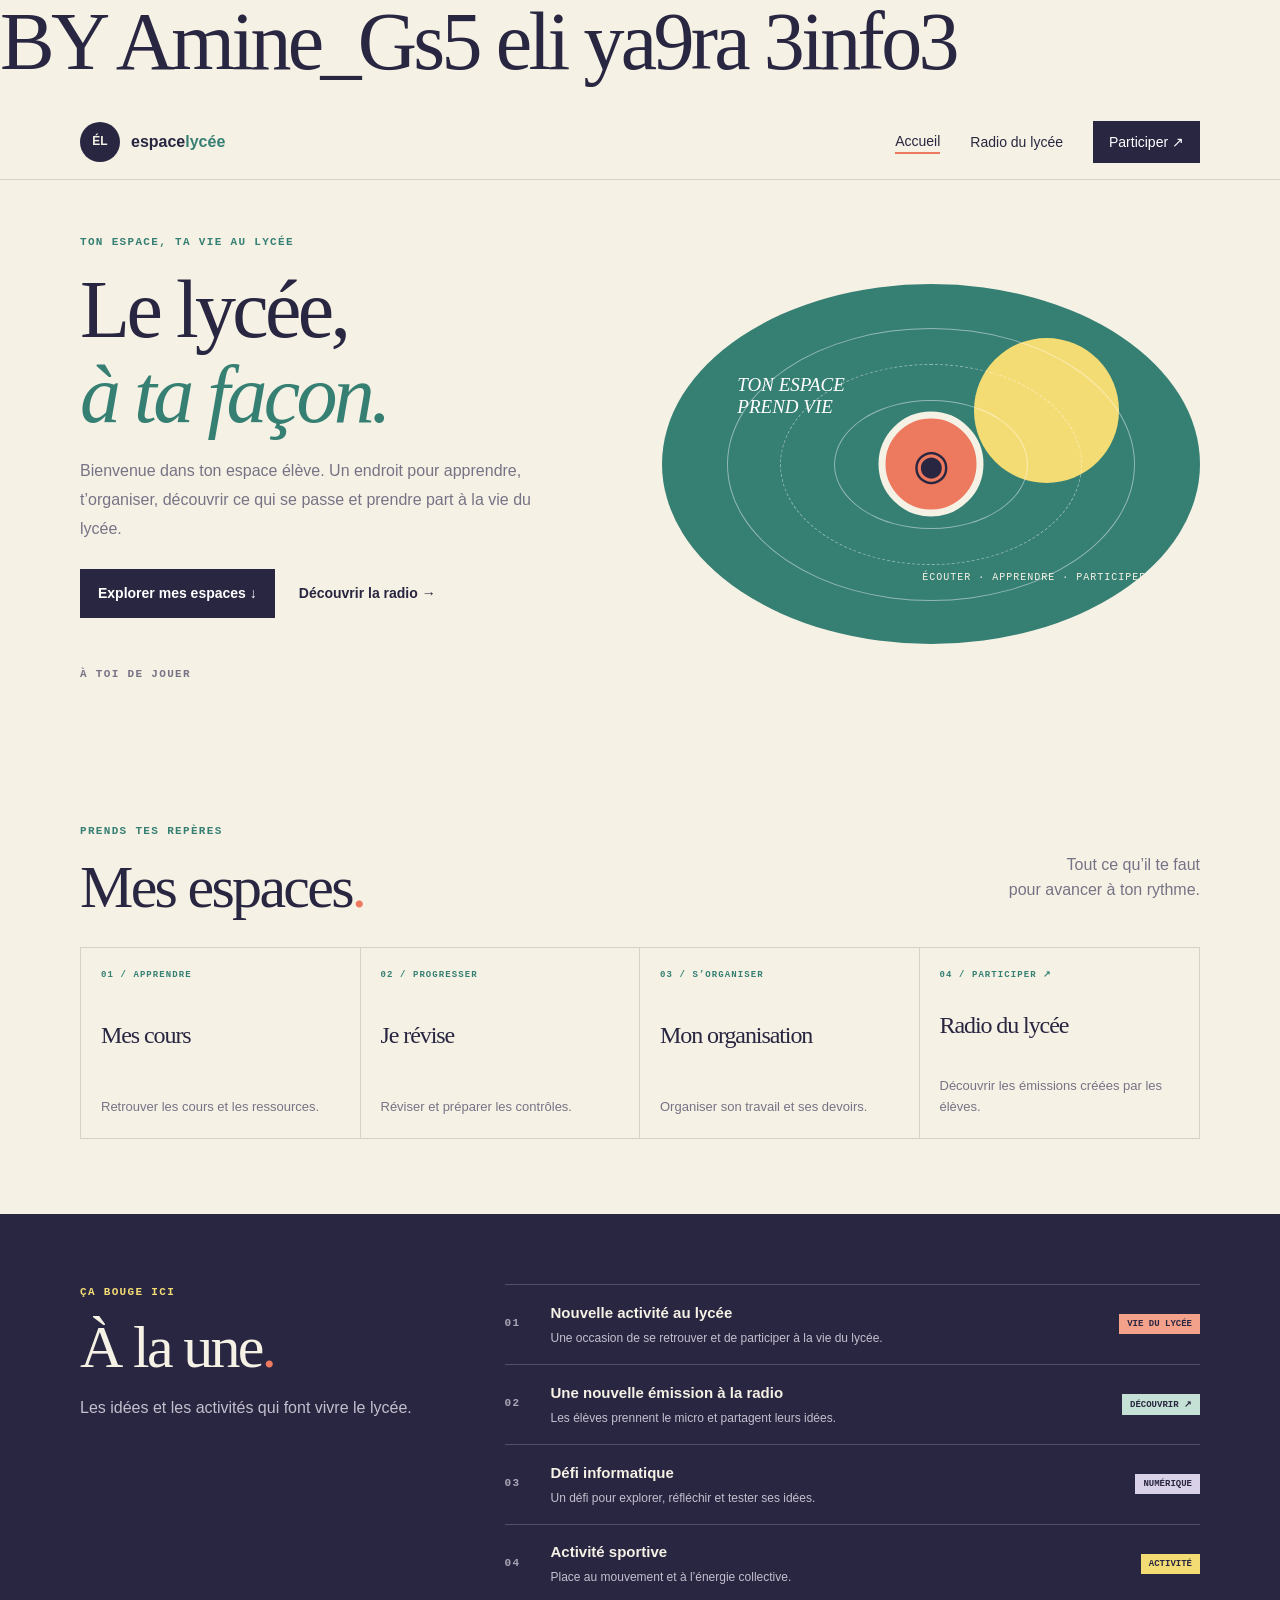
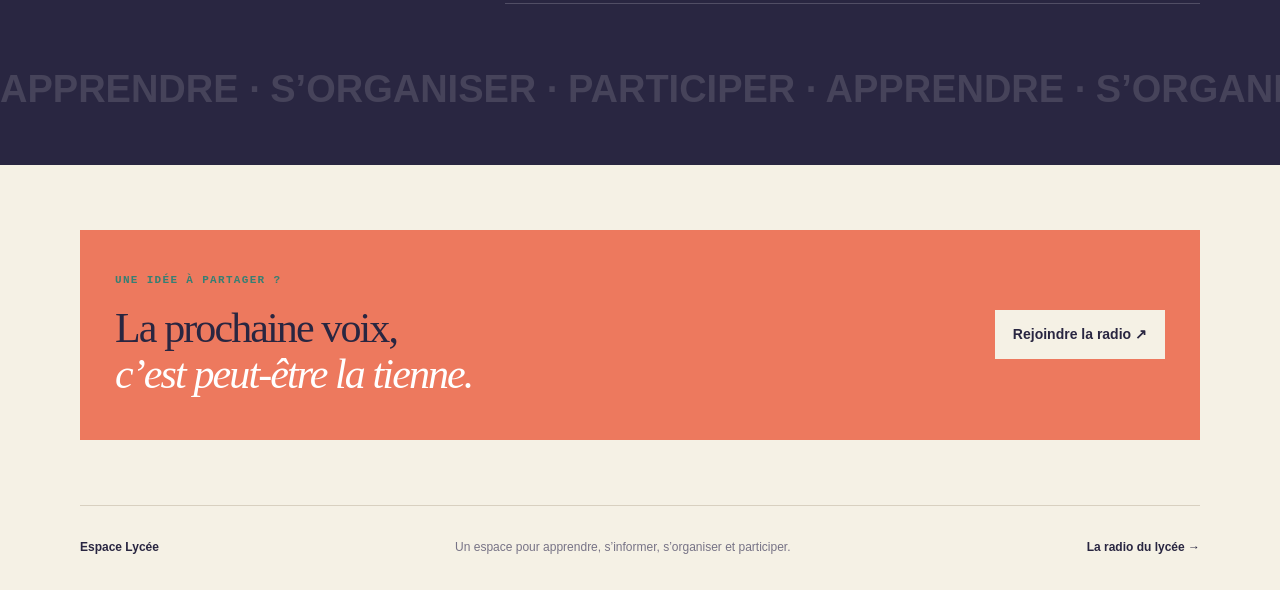
<file: index.html>
<!DOCTYPE html>
<html lang="fr">
<head>
  <meta charset="UTF-8">
  <meta name="viewport" content="width=device-width, initial-scale=1">
  <meta name="description" content="Un espace pour apprendre, s’organiser, découvrir la vie du lycée et participer à la radio des élèves.">
  <title>Accueil | Espace Lycée</title>
  <link rel="stylesheet" href="xiivi.css">
</head>
<body>
    <h1>BY Amine_Gs5 eli ya9ra 3info3</h1>
  <a class="skip-link" href="#contenu">Aller au contenu</a>

  <header class="site-header">
    <a class="brand" href="index.html" aria-label="Espace Lycée, accueil">
      <span class="brand-mark">ÉL</span>
      <span>espace<span class="brand-accent">lycée</span></span>
    </a>

    <nav class="main-nav" aria-label="Navigation principale">
      <a class="active" href="index.html">Accueil</a>
      <a href="Radio.html">Radio du lycée</a>
      <a class="nav-button" href="Radio.html#rejoindre">Participer ↗</a>
    </nav>
  </header>

  <main id="contenu">
    <section class="hero wrap">
      <div class="hero-copy">
        <p class="eyebrow">TON ESPACE, TA VIE AU LYCÉE</p>
        <h1>Le lycée,<br><em>à ta façon.</em></h1>
        <p class="intro">
          Bienvenue dans ton espace élève. Un endroit pour apprendre,
          t’organiser, découvrir ce qui se passe et prendre part à la vie du lycée.
        </p>
        <div class="hero-actions">
          <a class="button button-dark" href="#mes-espaces">Explorer mes espaces ↓</a>
          <a class="text-link" href="Radio.html">Découvrir la radio →</a>
        </div>
        <p class="small-label">À TOI DE JOUER</p>
      </div>

      <div class="hero-art" role="img" aria-label="Illustration graphique d’une onde radio">
        <span class="sun"></span>
        <span class="orbit orbit-one"></span>
        <span class="orbit orbit-two"></span>
        <span class="orbit orbit-three"></span>
        <span class="radio-disc">◉</span>
        <span class="art-note">TON ESPACE<br>PREND VIE</span>
        <span class="art-caption">ÉCOUTER · APPRENDRE · PARTICIPER</span>
      </div>
    </section>

    <section class="section wrap" id="mes-espaces">
      <div class="section-heading">
        <div>
          <p class="eyebrow">PRENDS TES REPÈRES</p>
          <h2>Mes espaces<span class="period">.</span></h2>
        </div>
        <p class="section-aside">Tout ce qu’il te faut<br>pour avancer à ton rythme.</p>
      </div>

      <div class="spaces-grid">
        <article class="space-card">
          <span class="space-number">01 / APPRENDRE</span>
          <h3>Mes cours</h3>
          <p>Retrouver les cours et les ressources.</p>
        </article>

        <article class="space-card">
          <span class="space-number">02 / PROGRESSER</span>
          <h3>Je révise</h3>
          <p>Réviser et préparer les contrôles.</p>
        </article>

        <article class="space-card">
          <span class="space-number">03 / S’ORGANISER</span>
          <h3>Mon organisation</h3>
          <p>Organiser son travail et ses devoirs.</p>
        </article>

        <a class="space-card space-card-link" href="Radio.html">
          <span class="space-number">04 / PARTICIPER ↗</span>
          <h3>Radio du lycée</h3>
          <p>Découvrir les émissions créées par les élèves.</p>
        </a>
      </div>
    </section>

    <section class="news-section" aria-labelledby="news-title">
      <div class="news-inner wrap">
        <div>
          <p class="eyebrow eyebrow-light">ÇA BOUGE ICI</p>
          <h2 id="news-title">À la une<span class="period">.</span></h2>
          <p>Les idées et les activités qui font vivre le lycée.</p>
        </div>

        <div class="news-list">
          <article class="news-row">
            <span class="news-index">01</span>
            <div><h3>Nouvelle activité au lycée</h3><p>Une occasion de se retrouver et de participer à la vie du lycée.</p></div>
            <span class="tag tag-coral">VIE DU LYCÉE</span>
          </article>

          <article class="news-row">
            <span class="news-index">02</span>
            <div><h3>Une nouvelle émission à la radio</h3><p>Les élèves prennent le micro et partagent leurs idées.</p></div>
            <a class="tag tag-mint" href="Radio.html">DÉCOUVRIR ↗</a>
          </article>

          <article class="news-row">
            <span class="news-index">03</span>
            <div><h3>Défi informatique</h3><p>Un défi pour explorer, réfléchir et tester ses idées.</p></div>
            <span class="tag tag-lilac">NUMÉRIQUE</span>
          </article>

          <article class="news-row">
            <span class="news-index">04</span>
            <div><h3>Activité sportive</h3><p>Place au mouvement et à l’énergie collective.</p></div>
            <span class="tag tag-yellow">ACTIVITÉ</span>
          </article>
        </div>
      </div>
      <div class="news-ribbon" aria-hidden="true">
        APPRENDRE · S’ORGANISER · PARTICIPER · APPRENDRE · S’ORGANISER · PARTICIPER
      </div>
    </section>

    <section class="invite wrap">
      <div>
        <p class="eyebrow">UNE IDÉE À PARTAGER ?</p>
        <h2>La prochaine voix,<br><em>c’est peut-être la tienne.</em></h2>
      </div>
      <a class="button button-light" href="Radio.html#rejoindre">Rejoindre la radio ↗</a>
    </section>
  </main>

  <footer class="site-footer wrap">
    <strong>Espace Lycée</strong>
    <span>Un espace pour apprendre, s’informer, s’organiser et participer.</span>
    <a href="Radio.html">La radio du lycée →</a>
  </footer>
</body>
</html>
</file>
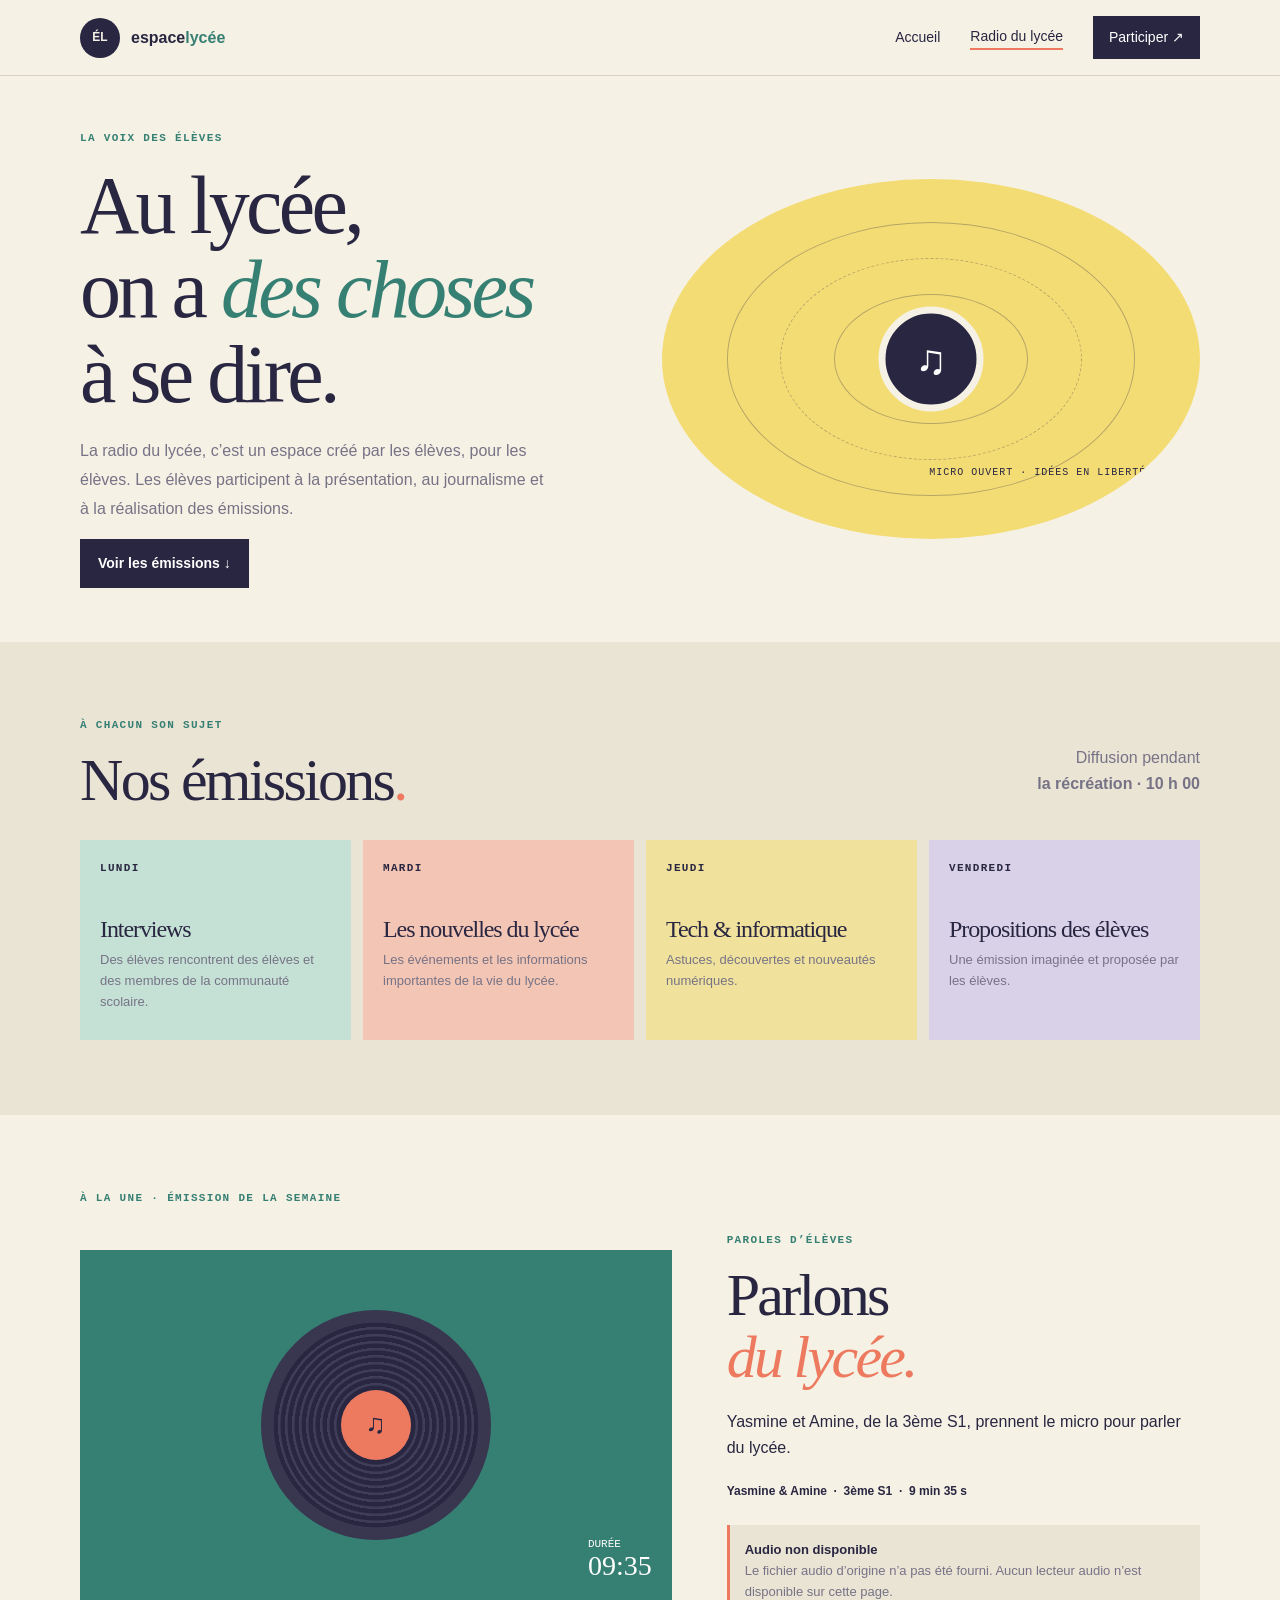
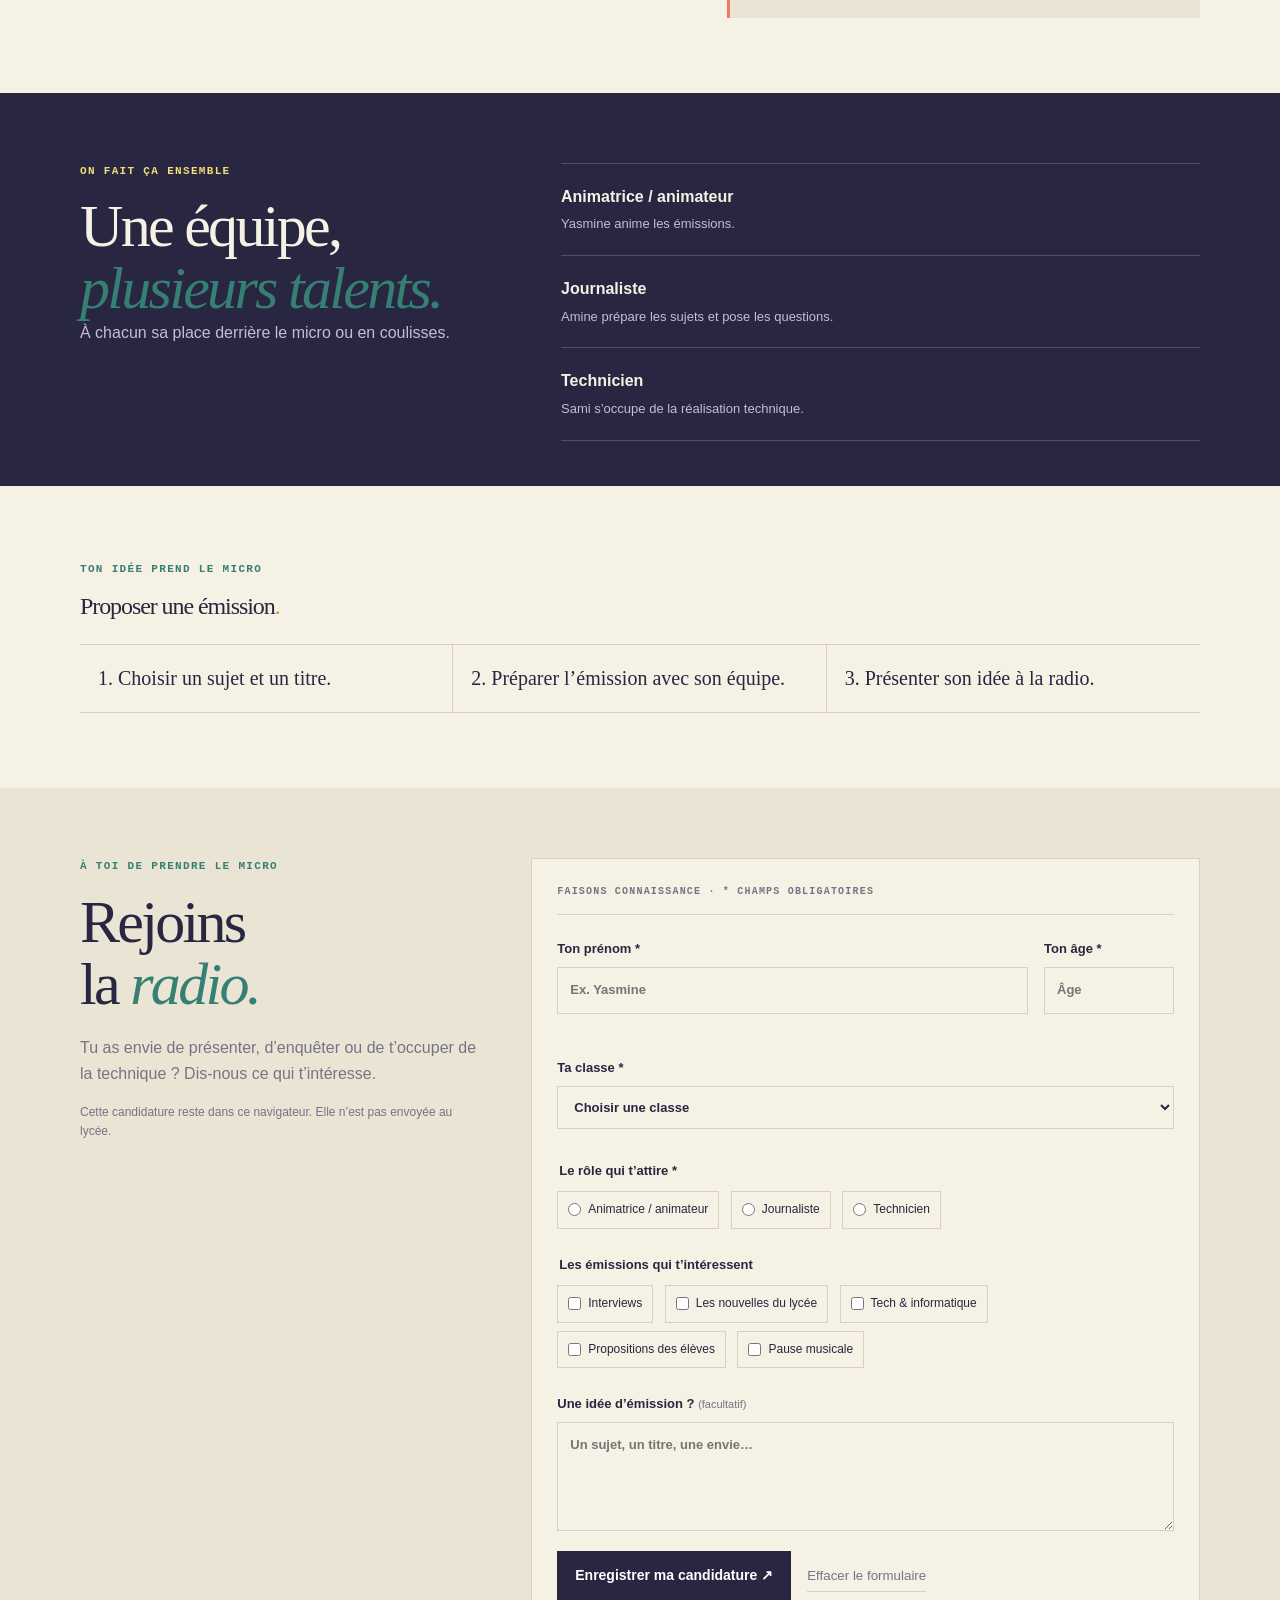
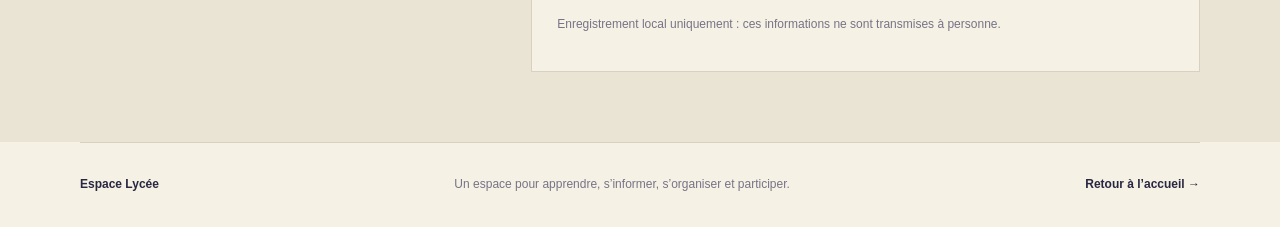
<file: Radio.html>
<!DOCTYPE html>
<html lang="fr">
<head>
  <meta charset="UTF-8">
  <meta name="viewport" content="width=device-width, initial-scale=1">
  <meta name="description" content="Découvre les émissions de la radio du lycée et propose ta candidature pour rejoindre l’équipe.">
  <title>Radio du lycée | Espace Lycée</title>
  <link rel="stylesheet" href="xiivi.css">
</head>
<body>
  <a class="skip-link" href="#contenu">Aller au contenu</a>

  <header class="site-header">
    <a class="brand" href="index.html" aria-label="Espace Lycée, accueil">
      <span class="brand-mark">ÉL</span>
      <span>espace<span class="brand-accent">lycée</span></span>
    </a>

    <nav class="main-nav" aria-label="Navigation principale">
      <a href="index.html">Accueil</a>
      <a class="active" href="Radio.html">Radio du lycée</a>
      <a class="nav-button" href="#rejoindre">Participer ↗</a>
    </nav>
  </header>

  <main id="contenu">
    <section class="hero radio-hero wrap">
      <div class="hero-copy">
        <p class="eyebrow">LA VOIX DES ÉLÈVES</p>
        <h1>Au lycée,<br>on a <em>des choses</em><br>à se dire.</h1>
        <p class="intro">
          La radio du lycée, c’est un espace créé par les élèves, pour les élèves.
          Les élèves participent à la présentation, au journalisme et à la réalisation des émissions.
        </p>
        <a class="button button-dark" href="#grille">Voir les émissions ↓</a>
      </div>

      <div class="hero-art radio-art" role="img" aria-label="Illustration graphique d’un micro et d’ondes radio">
        <span class="orbit orbit-one"></span>
        <span class="orbit orbit-two"></span>
        <span class="orbit orbit-three"></span>
        <span class="radio-disc">♫</span>
        <span class="art-caption">MICRO OUVERT · IDÉES EN LIBERTÉ</span>
      </div>
    </section>

    <section class="section schedule-section" id="grille">
      <div class="wrap">
        <div class="section-heading">
          <div>
            <p class="eyebrow">À CHACUN SON SUJET</p>
            <h2>Nos émissions<span class="period">.</span></h2>
          </div>
          <p class="section-aside">Diffusion pendant<br><strong>la récréation · 10 h 00</strong></p>
        </div>

        <div class="show-grid">
          <article class="show-card show-mint">
            <span class="show-day">LUNDI</span>
            <h3>Interviews</h3>
            <p>Des élèves rencontrent des élèves et des membres de la communauté scolaire.</p>
          </article>

          <article class="show-card show-coral">
            <span class="show-day">MARDI</span>
            <h3>Les nouvelles du lycée</h3>
            <p>Les événements et les informations importantes de la vie du lycée.</p>
          </article>

          <article class="show-card show-yellow">
            <span class="show-day">JEUDI</span>
            <h3>Tech &amp; informatique</h3>
            <p>Astuces, découvertes et nouveautés numériques.</p>
          </article>

          <article class="show-card show-lilac">
            <span class="show-day">VENDREDI</span>
            <h3>Propositions des élèves</h3>
            <p>Une émission imaginée et proposée par les élèves.</p>
          </article>
        </div>
      </div>
    </section>

    <section class="feature-section wrap">
      <p class="eyebrow">À LA UNE · ÉMISSION DE LA SEMAINE</p>
      <div class="feature-grid">
        <div class="vinyl-art" role="img" aria-label="Illustration d’un disque de radio">
          <div class="vinyl"><span>♫</span></div>
          <span class="vinyl-duration">DURÉE<br><strong>09:35</strong></span>
        </div>

        <div class="feature-copy">
          <p class="eyebrow">PAROLES D’ÉLÈVES</p>
          <h2>Parlons<br><em>du lycée.</em></h2>
          <p>Yasmine et Amine, de la 3ème S1, prennent le micro pour parler du lycée.</p>
          <p class="episode-meta">Yasmine &amp; Amine &nbsp;·&nbsp; 3ème S1 &nbsp;·&nbsp; 9 min 35 s</p>
          <div class="media-note" role="note">
            <strong>Audio non disponible</strong><br>
            Le fichier audio d’origine n’a pas été fourni. Aucun lecteur audio n’est disponible sur cette page.
          </div>
        </div>
      </div>
    </section>

    <section class="team-section">
      <div class="wrap team-grid">
        <div>
          <p class="eyebrow eyebrow-light">ON FAIT ÇA ENSEMBLE</p>
          <h2>Une équipe,<br><em>plusieurs talents.</em></h2>
          <p>À chacun sa place derrière le micro ou en coulisses.</p>
        </div>

        <div class="team-list">
          <article><strong>Animatrice / animateur</strong><span>Yasmine anime les émissions.</span></article>
          <article><strong>Journaliste</strong><span>Amine prépare les sujets et pose les questions.</span></article>
          <article><strong>Technicien</strong><span>Sami s’occupe de la réalisation technique.</span></article>
        </div>
      </div>
    </section>

    <section class="section wrap">
      <p class="eyebrow">TON IDÉE PREND LE MICRO</p>
      <h2>Proposer une émission<span class="period">.</span></h2>
      <ol class="steps">
        <li>Choisir un sujet et un titre.</li>
        <li>Préparer l’émission avec son équipe.</li>
        <li>Présenter son idée à la radio.</li>
      </ol>
    </section>

    <section class="join-section" id="rejoindre">
      <div class="wrap join-grid">
        <div>
          <p class="eyebrow">À TOI DE PRENDRE LE MICRO</p>
          <h2>Rejoins<br>la <em>radio.</em></h2>
          <p>Tu as envie de présenter, d’enquêter ou de t’occuper de la technique ? Dis-nous ce qui t’intéresse.</p>
          <p class="privacy-note">Cette candidature reste dans ce navigateur. Elle n’est pas envoyée au lycée.</p>
        </div>

        <form class="join-form" id="join-form">
          <p class="form-heading">FAISONS CONNAISSANCE · * CHAMPS OBLIGATOIRES</p>

          <div class="form-fields">
            <label>Ton prénom *
              <input name="prenom" type="text" placeholder="Ex. Yasmine" required maxlength="50">
            </label>

            <label>Ton âge *
              <input name="age" type="number" min="1" step="1" placeholder="Âge" required>
            </label>

            <label class="full-field">Ta classe *
              <select name="classe" required>
                <option value="">Choisir une classe</option>
                <option>3ème S1</option>
                <option>3ème S2</option>
                <option>3ème S3</option>
                <option>3ème S4</option>
              </select>
            </label>
          </div>

          <fieldset>
            <legend>Le rôle qui t’attire *</legend>
            <label class="choice"><input type="radio" name="role" value="Animatrice / animateur" required> Animatrice / animateur</label>
            <label class="choice"><input type="radio" name="role" value="Journaliste"> Journaliste</label>
            <label class="choice"><input type="radio" name="role" value="Technicien"> Technicien</label>
          </fieldset>

          <fieldset>
            <legend>Les émissions qui t’intéressent</legend>
            <label class="choice"><input type="checkbox" name="emissions" value="Interviews"> Interviews</label>
            <label class="choice"><input type="checkbox" name="emissions" value="Les nouvelles du lycée"> Les nouvelles du lycée</label>
            <label class="choice"><input type="checkbox" name="emissions" value="Tech & informatique"> Tech &amp; informatique</label>
            <label class="choice"><input type="checkbox" name="emissions" value="Propositions des élèves"> Propositions des élèves</label>
            <label class="choice"><input type="checkbox" name="emissions" value="Pause musicale"> Pause musicale</label>
          </fieldset>

          <label>Une idée d’émission ? <span class="optional">(facultatif)</span>
            <textarea name="idee" rows="4" maxlength="500" placeholder="Un sujet, un titre, une envie…"></textarea>
          </label>

          <div class="form-actions">
            <button class="button button-dark" type="submit">Enregistrer ma candidature ↗</button>
            <button class="reset-button" type="reset">Effacer le formulaire</button>
          </div>

          <p class="form-note">Enregistrement local uniquement : ces informations ne sont transmises à personne.</p>
          <p id="form-status" class="form-status" role="status" aria-live="polite"></p>
        </form>
      </div>
    </section>
  </main>

  <footer class="site-footer wrap">
    <strong>Espace Lycée</strong>
    <span>Un espace pour apprendre, s’informer, s’organiser et participer.</span>
    <a href="index.html">Retour à l’accueil →</a>
  </footer>

  <script>
    const form = document.querySelector("#join-form");
    const status = document.querySelector("#form-status");

    form.addEventListener("submit", (event) => {
      event.preventDefault();

      const data = new FormData(form);
      const application = {
        firstName: data.get("prenom").trim(),
        age: Number(data.get("age")),
        className: data.get("classe"),
        role: data.get("role"),
        programs: data.getAll("emissions"),
        idea: data.get("idee").trim(),
        savedAt: new Date().toISOString()
      };

      try {
        const saved = JSON.parse(localStorage.getItem("espace-lycee-radio-applications") || "[]");
        if (!Array.isArray(saved)) throw new Error("Invalid saved data");

        localStorage.setItem(
          "espace-lycee-radio-applications",
          JSON.stringify([...saved, application])
        );

        status.textContent =
          `Merci, ${application.firstName} ! Ta candidature est enregistrée dans ce navigateur uniquement. Elle n’a pas été envoyée au lycée.`;
        form.reset();
      } catch {
        status.textContent =
          "L’enregistrement local a échoué. Vérifie les réglages de stockage de ton navigateur.";
      }
    });

    form.addEventListener("reset", () => {
      status.textContent = "";
    });
  </script>
</body>
</html>
</file>
<file: xiivi.css>
:root {
    --paper: #f5f1e5;
    --paper-deep: #eae4d5;
    --ink: #292641;
    --muted: #777386;
    --line: #d8d0c0;
    --green: #367f73;
    --coral: #ed795e;
    --yellow: #f4dc75;
    --mint: #c5e1d5;
    --lilac: #d9d1e8;
  }
  
  * {
    box-sizing: border-box;
  }
  
  html {
    scroll-behavior: smooth;
  }
  
  body {
    margin: 0;
    color: var(--ink);
    background: var(--paper);
    font-family: Arial, Helvetica, sans-serif;
    line-height: 1.6;
  }
  
  a {
    color: inherit;
  }
  
  .skip-link {
    position: absolute;
    top: -60px;
    left: 12px;
    z-index: 10;
    padding: 10px 14px;
    background: var(--ink);
    color: white;
  }
  
  .skip-link:focus {
    top: 12px;
  }
  
  .wrap {
    width: min(1120px, calc(100% - 48px));
    margin-inline: auto;
  }
  
  .site-header {
    min-height: 76px;
    padding: 12px max(24px, calc((100vw - 1120px) / 2));
    display: flex;
    align-items: center;
    justify-content: space-between;
    border-bottom: 1px solid var(--line);
  }
  
  .brand {
    display: flex;
    align-items: center;
    gap: 11px;
    font-weight: 700;
    text-decoration: none;
  }
  
  .brand-mark {
    width: 40px;
    height: 40px;
    display: grid;
    place-items: center;
    border-radius: 50%;
    color: var(--paper);
    background: var(--ink);
    font-size: 12px;
  }
  
  .brand-accent {
    color: var(--green);
  }
  
  .main-nav {
    display: flex;
    align-items: center;
    gap: 30px;
    font-size: 14px;
  }
  
  .main-nav a {
    text-decoration: none;
  }
  
  .main-nav a:hover,
  .text-link:hover,
  .site-footer a:hover {
    color: var(--green);
  }
  
  .main-nav .active {
    border-bottom: 2px solid var(--coral);
  }
  
  .main-nav .nav-button {
    padding: 10px 16px;
    color: white;
    background: var(--ink);
  }
  
  .hero {
    min-height: 520px;
    display: grid;
    grid-template-columns: 1fr 1fr;
    align-items: center;
    gap: 44px;
    padding-block: 54px;
  }
  
  .hero-copy {
    max-width: 510px;
  }
  
  .eyebrow,
  .small-label,
  .space-number,
  .show-day,
  .form-heading,
  .news-index {
    font-family: "Courier New", monospace;
    font-size: 11px;
    font-weight: 700;
    letter-spacing: .12em;
  }
  
  .eyebrow {
    margin: 0 0 16px;
    color: var(--green);
  }
  
  h1,
  h2,
  h3,
  p {
    margin-top: 0;
  }
  
  h1,
  h2,
  .space-card h3,
  .show-card h3 {
    font-family: Georgia, "Times New Roman", serif;
    font-weight: 500;
    letter-spacing: -.045em;
    line-height: 1.03;
  }
  
  h1 {
    margin-bottom: 20px;
    font-size: clamp(52px, 7vw, 82px);
  }
  
  h1 em,
  h2 em {
    color: var(--green);
    font-weight: 500;
  }
  
  .intro {
    max-width: 470px;
    color: var(--muted);
    font-size: 16px;
    line-height: 1.8;
  }
  
  .hero-actions {
    display: flex;
    flex-wrap: wrap;
    align-items: center;
    gap: 24px;
    margin-top: 26px;
  }
  
  .button {
    display: inline-block;
    padding: 13px 18px;
    border: 0;
    text-decoration: none;
    font: inherit;
    font-size: 14px;
    font-weight: 700;
    cursor: pointer;
    transition: transform .2s, background .2s;
  }
  
  .button:hover {
    transform: translateY(-2px);
  }
  
  .button-dark {
    color: white;
    background: var(--ink);
  }
  
  .button-dark:hover {
    background: var(--green);
  }
  
  .button-light {
    color: var(--ink);
    background: var(--paper);
  }
  
  .text-link {
    font-size: 14px;
    font-weight: 700;
    text-decoration: none;
  }
  
  .small-label {
    margin-top: 48px;
    color: var(--muted);
  }
  
  .hero-art {
    position: relative;
    min-height: 360px;
    overflow: hidden;
    border-radius: 50%;
    background: var(--green);
  }
  
  .sun {
    position: absolute;
    width: 145px;
    height: 145px;
    top: 15%;
    right: 15%;
    border-radius: 50%;
    background: var(--yellow);
  }
  
  .orbit {
    position: absolute;
    inset: 12%;
    border: 1px solid rgba(255, 255, 255, .45);
    border-radius: 50%;
  }
  
  .orbit-two {
    inset: 22%;
    border-style: dashed;
  }
  
  .orbit-three {
    inset: 32%;
  }
  
  .radio-disc {
    position: absolute;
    z-index: 1;
    top: 50%;
    left: 50%;
    width: 105px;
    height: 105px;
    display: grid;
    place-items: center;
    border: 7px solid var(--paper);
    border-radius: 50%;
    color: var(--ink);
    background: var(--coral);
    font-size: 42px;
    transform: translate(-50%, -50%);
  }
  
  .art-note {
    position: absolute;
    top: 25%;
    left: 14%;
    color: white;
    font: italic 19px Georgia, serif;
  }
  
  .art-caption {
    position: absolute;
    right: 10%;
    bottom: 17%;
    color: var(--paper);
    font: 10px "Courier New", monospace;
    letter-spacing: .1em;
  }
  
  .section {
    padding-block: 75px;
  }
  
  .section-heading {
    display: flex;
    align-items: end;
    justify-content: space-between;
    gap: 20px;
    margin-bottom: 28px;
  }
  
  .section-heading h2,
  .news-inner h2,
  .join-grid h2,
  .team-grid h2,
  .feature-copy h2 {
    margin-bottom: 0;
    font-size: clamp(40px, 5vw, 60px);
  }
  
  .period {
    color: var(--coral);
  }
  
  .section-aside {
    color: var(--muted);
    text-align: right;
  }
  
  .spaces-grid {
    display: grid;
    grid-template-columns: repeat(4, 1fr);
    border: 1px solid var(--line);
  }
  
  .space-card {
    min-height: 190px;
    padding: 20px;
    display: flex;
    flex-direction: column;
    justify-content: space-between;
    border-right: 1px solid var(--line);
    text-decoration: none;
  }
  
  .space-card:last-child {
    border-right: 0;
  }
  
  .space-card-link:hover {
    background: var(--mint);
  }
  
  .space-number {
    color: var(--green);
    font-size: 9px;
  }
  
  .space-card h3,
  .show-card h3 {
    margin-bottom: 8px;
    font-size: 24px;
  }
  
  .space-card p,
  .show-card p {
    margin-bottom: 0;
    color: var(--muted);
    font-size: 13px;
  }
  
  .news-section,
  .team-section {
    padding: 70px 0 45px;
    color: var(--paper);
    background: var(--ink);
  }
  
  .news-inner {
    display: grid;
    grid-template-columns: .7fr 1.3fr;
    gap: 50px;
  }
  
  .eyebrow-light {
    color: var(--yellow);
  }
  
  .news-inner h2 {
    margin-bottom: 16px;
  }
  
  .news-inner > div:first-child > p:last-child {
    color: #c3bfce;
  }
  
  .news-row {
    min-height: 80px;
    display: grid;
    grid-template-columns: 34px 1fr auto;
    align-items: center;
    gap: 12px;
    border-top: 1px solid #514e65;
  }
  
  .news-row:last-child {
    border-bottom: 1px solid #514e65;
  }
  
  .news-index {
    color: #aaa6b7;
  }
  
  .news-row h3 {
    margin: 0 0 4px;
    font-size: 15px;
  }
  
  .news-row p {
    margin: 0;
    color: #c3bfce;
    font-size: 12px;
  }
  
  .tag {
    padding: 5px 8px;
    color: var(--ink);
    font: 700 9px "Courier New", monospace;
    text-decoration: none;
  }
  
  .tag-coral { background: #f4a18b; }
  .tag-mint { background: var(--mint); }
  .tag-lilac { background: var(--lilac); }
  .tag-yellow { background: var(--yellow); }
  
  .news-ribbon {
    margin-top: 55px;
    overflow: hidden;
    color: #46435a;
    font-size: clamp(22px, 3vw, 38px);
    font-weight: 700;
    white-space: nowrap;
  }
  
  .invite {
    min-height: 210px;
    margin-block: 65px;
    padding: 35px;
    display: flex;
    align-items: center;
    justify-content: space-between;
    gap: 24px;
    background: var(--coral);
  }
  
  .invite h2 {
    margin: 0;
    font: 500 clamp(28px, 4vw, 42px)/1.1 Georgia, serif;
  }
  
  .invite h2 em {
    color: white;
  }
  
  .site-footer {
    min-height: 85px;
    display: flex;
    align-items: center;
    justify-content: space-between;
    gap: 20px;
    border-top: 1px solid var(--line);
    color: var(--muted);
    font-size: 12px;
  }
  
  .site-footer strong {
    color: var(--ink);
  }
  
  .site-footer a {
    color: var(--ink);
    font-weight: 700;
    text-decoration: none;
  }
  
  .radio-hero {
    min-height: 500px;
  }
  
  .radio-art {
    background: var(--yellow);
  }
  
  .radio-art .orbit {
    border-color: rgba(41, 38, 65, .3);
  }
  
  .radio-art .radio-disc {
    color: white;
    background: var(--ink);
  }
  
  .radio-art .art-caption {
    color: var(--ink);
  }
  
  .schedule-section {
    background: var(--paper-deep);
  }
  
  .show-grid {
    display: grid;
    grid-template-columns: repeat(4, 1fr);
    gap: 12px;
  }
  
  .show-card {
    min-height: 200px;
    padding: 20px;
    position: relative;
    overflow: hidden;
  }
  
  .show-mint { background: var(--mint); }
  .show-coral { background: #f3c5b4; }
  .show-yellow { background: #f0e29c; }
  .show-lilac { background: var(--lilac); }
  
  .show-day {
    display: block;
    margin-bottom: 38px;
    color: var(--ink);
  }
  
  .show-card h3 {
    line-height: 1.1;
  }
  
  .feature-section {
    padding-block: 75px;
  }
  
  .feature-grid {
    margin-top: 24px;
    display: grid;
    grid-template-columns: 1fr .8fr;
    align-items: center;
    gap: 55px;
  }
  
  .vinyl-art {
    min-height: 350px;
    position: relative;
    display: grid;
    place-items: center;
    background: var(--green);
  }
  
  .vinyl {
    width: 230px;
    aspect-ratio: 1;
    display: grid;
    place-items: center;
    border: 12px solid #393650;
    border-radius: 50%;
    background: repeating-radial-gradient(circle, #292641 0 4px, #403d59 5px 7px);
  }
  
  .vinyl span {
    width: 70px;
    height: 70px;
    display: grid;
    place-items: center;
    border-radius: 50%;
    color: var(--ink);
    background: var(--coral);
    font-size: 27px;
  }
  
  .vinyl-duration {
    position: absolute;
    right: 20px;
    bottom: 18px;
    color: white;
    font: 11px "Courier New", monospace;
  }
  
  .vinyl-duration strong {
    font: 28px Georgia, serif;
  }
  
  .feature-copy h2 {
    margin-bottom: 20px;
  }
  
  .feature-copy h2 em {
    color: var(--coral);
  }
  
  .episode-meta {
    margin-top: 22px;
    font-size: 12px;
    font-weight: 700;
  }
  
  .media-note {
    margin-top: 24px;
    padding: 15px;
    border-left: 3px solid var(--coral);
    color: var(--muted);
    background: var(--paper-deep);
    font-size: 13px;
  }
  
  .media-note strong {
    color: var(--ink);
  }
  
  .team-grid {
    display: grid;
    grid-template-columns: .8fr 1.2fr;
    gap: 55px;
  }
  
  .team-grid > div:first-child > p:last-child {
    color: #c3bfce;
  }
  
  .team-list article {
    padding: 20px 0;
    display: flex;
    flex-direction: column;
    gap: 5px;
    border-top: 1px solid #514e65;
  }
  
  .team-list article:last-child {
    border-bottom: 1px solid #514e65;
  }
  
  .team-list span {
    color: #c3bfce;
    font-size: 13px;
  }
  
  .steps {
    margin: 25px 0 0;
    padding: 0;
    display: grid;
    grid-template-columns: repeat(3, 1fr);
    list-style-position: inside;
    border-top: 1px solid var(--line);
    border-bottom: 1px solid var(--line);
  }
  
  .steps li {
    padding: 22px 18px;
    border-right: 1px solid var(--line);
    font: 500 20px Georgia, serif;
  }
  
  .steps li:last-child {
    border-right: 0;
  }
  
  .join-section {
    padding-block: 70px;
    background: var(--paper-deep);
  }
  
  .join-grid {
    display: grid;
    grid-template-columns: .75fr 1.25fr;
    gap: 50px;
    align-items: start;
  }
  
  .join-grid h2 {
    margin-bottom: 20px;
  }
  
  .join-grid > div > p:not(.eyebrow) {
    color: var(--muted);
  }
  
  .privacy-note,
  .form-note {
    color: var(--muted);
    font-size: 12px;
  }
  
  .join-form {
    padding: 25px;
    border: 1px solid var(--line);
    background: var(--paper);
  }
  
  .form-heading {
    padding-bottom: 14px;
    border-bottom: 1px solid var(--line);
    color: var(--muted);
    font-size: 10px;
  }
  
  .form-fields {
    display: grid;
    grid-template-columns: 1fr 130px;
    gap: 16px;
  }
  
  .form-fields label,
  .join-form > label {
    display: block;
    margin: 14px 0;
    font-size: 13px;
    font-weight: 700;
  }
  
  .form-fields .full-field {
    grid-column: 1 / -1;
  }
  
  input,
  select,
  textarea {
    width: 100%;
    margin-top: 7px;
    padding: 12px;
    border: 1px solid var(--line);
    border-radius: 0;
    color: var(--ink);
    background: var(--paper);
    font: inherit;
  }
  
  textarea {
    resize: vertical;
  }
  
  fieldset {
    margin: 18px 0;
    padding: 0;
    border: 0;
  }
  
  legend {
    margin-bottom: 10px;
    font-size: 13px;
    font-weight: 700;
  }
  
  .choice {
    display: inline-flex;
    align-items: center;
    gap: 7px;
    margin: 0 7px 8px 0;
    padding: 8px 10px;
    border: 1px solid var(--line);
    font-size: 12px;
    cursor: pointer;
  }
  
  .choice input {
    width: auto;
    margin: 0;
  }
  
  .optional {
    color: var(--muted);
    font-size: 11px;
    font-weight: 400;
  }
  
  .form-actions {
    display: flex;
    align-items: center;
    flex-wrap: wrap;
    gap: 16px;
  }
  
  .reset-button {
    padding: 8px 0;
    border: 0;
    border-bottom: 1px solid var(--line);
    color: var(--muted);
    background: none;
    cursor: pointer;
  }
  
  .form-note {
    margin: 15px 0 0;
  }
  
  .form-status {
    margin: 12px 0 0;
    color: var(--green);
    font-size: 13px;
    font-weight: 700;
  }
  
  :focus-visible {
    outline: 3px solid var(--coral);
    outline-offset: 3px;
  }
</file>
